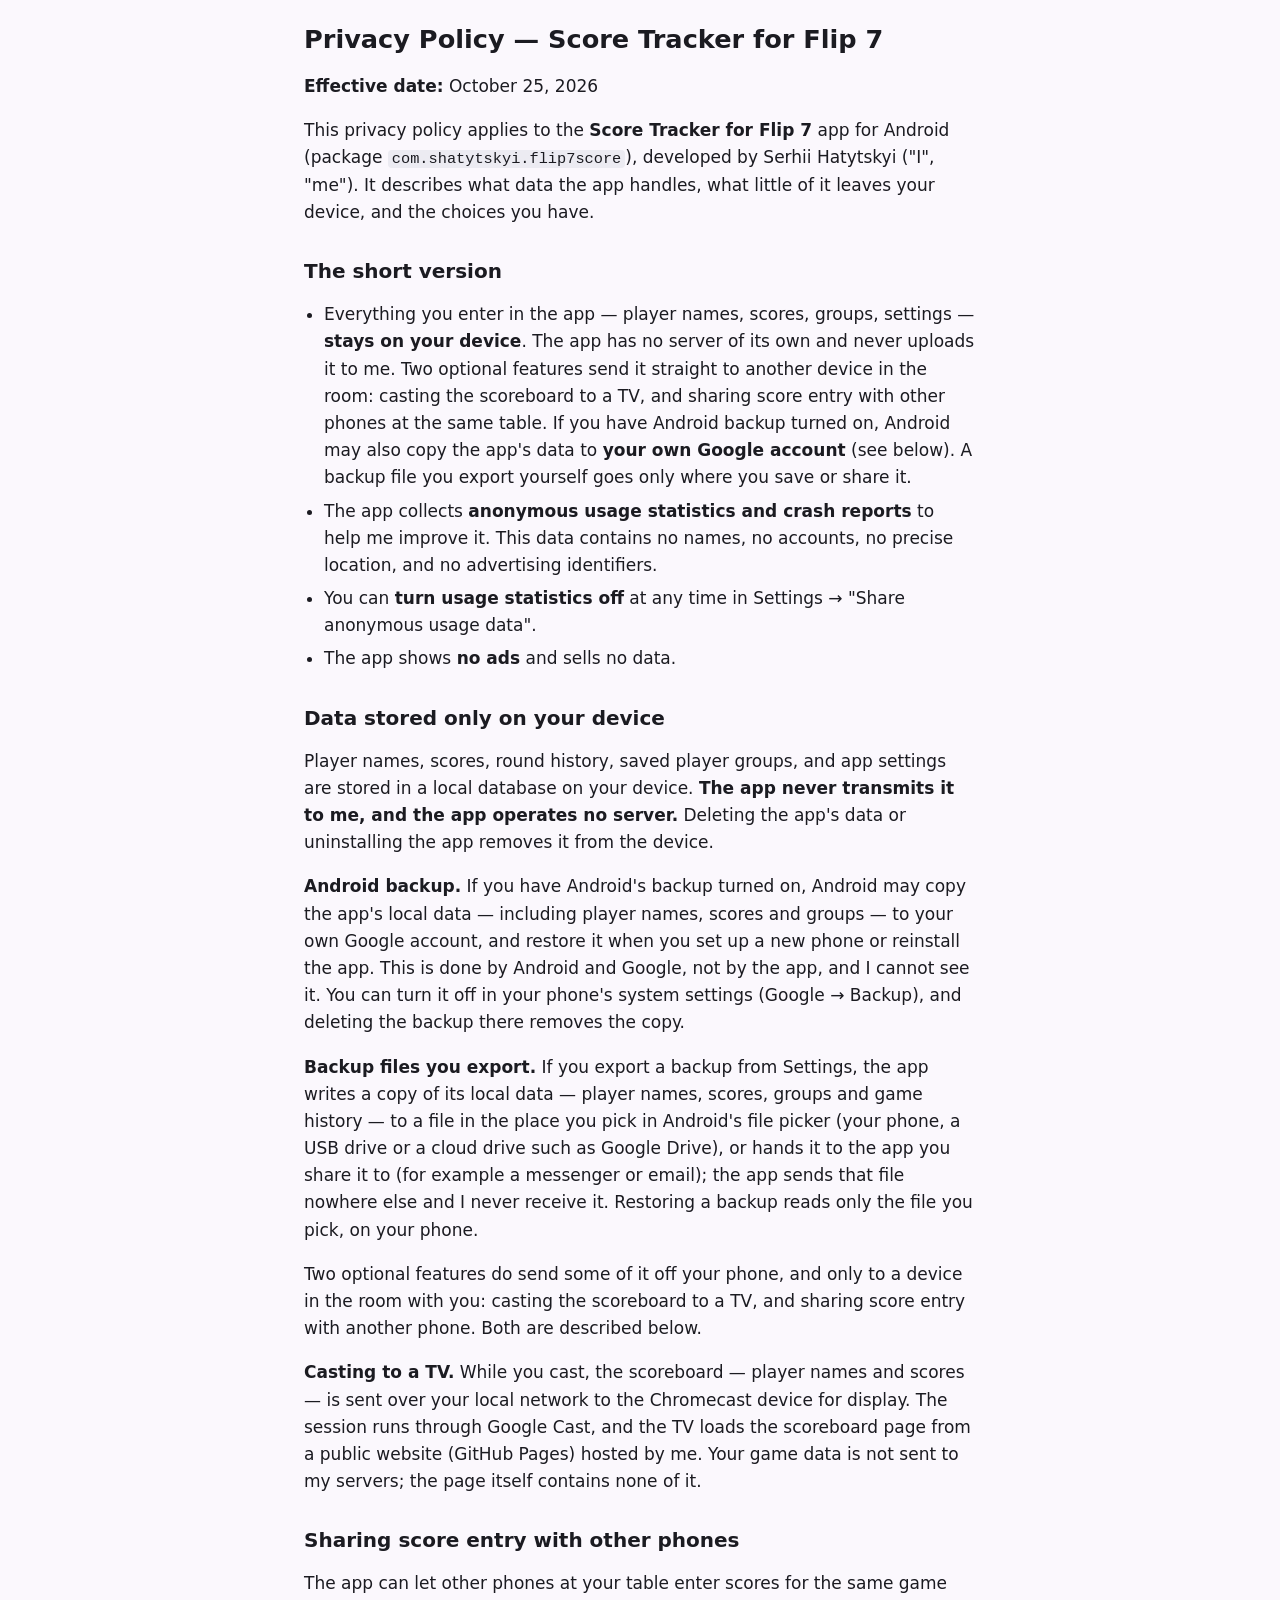
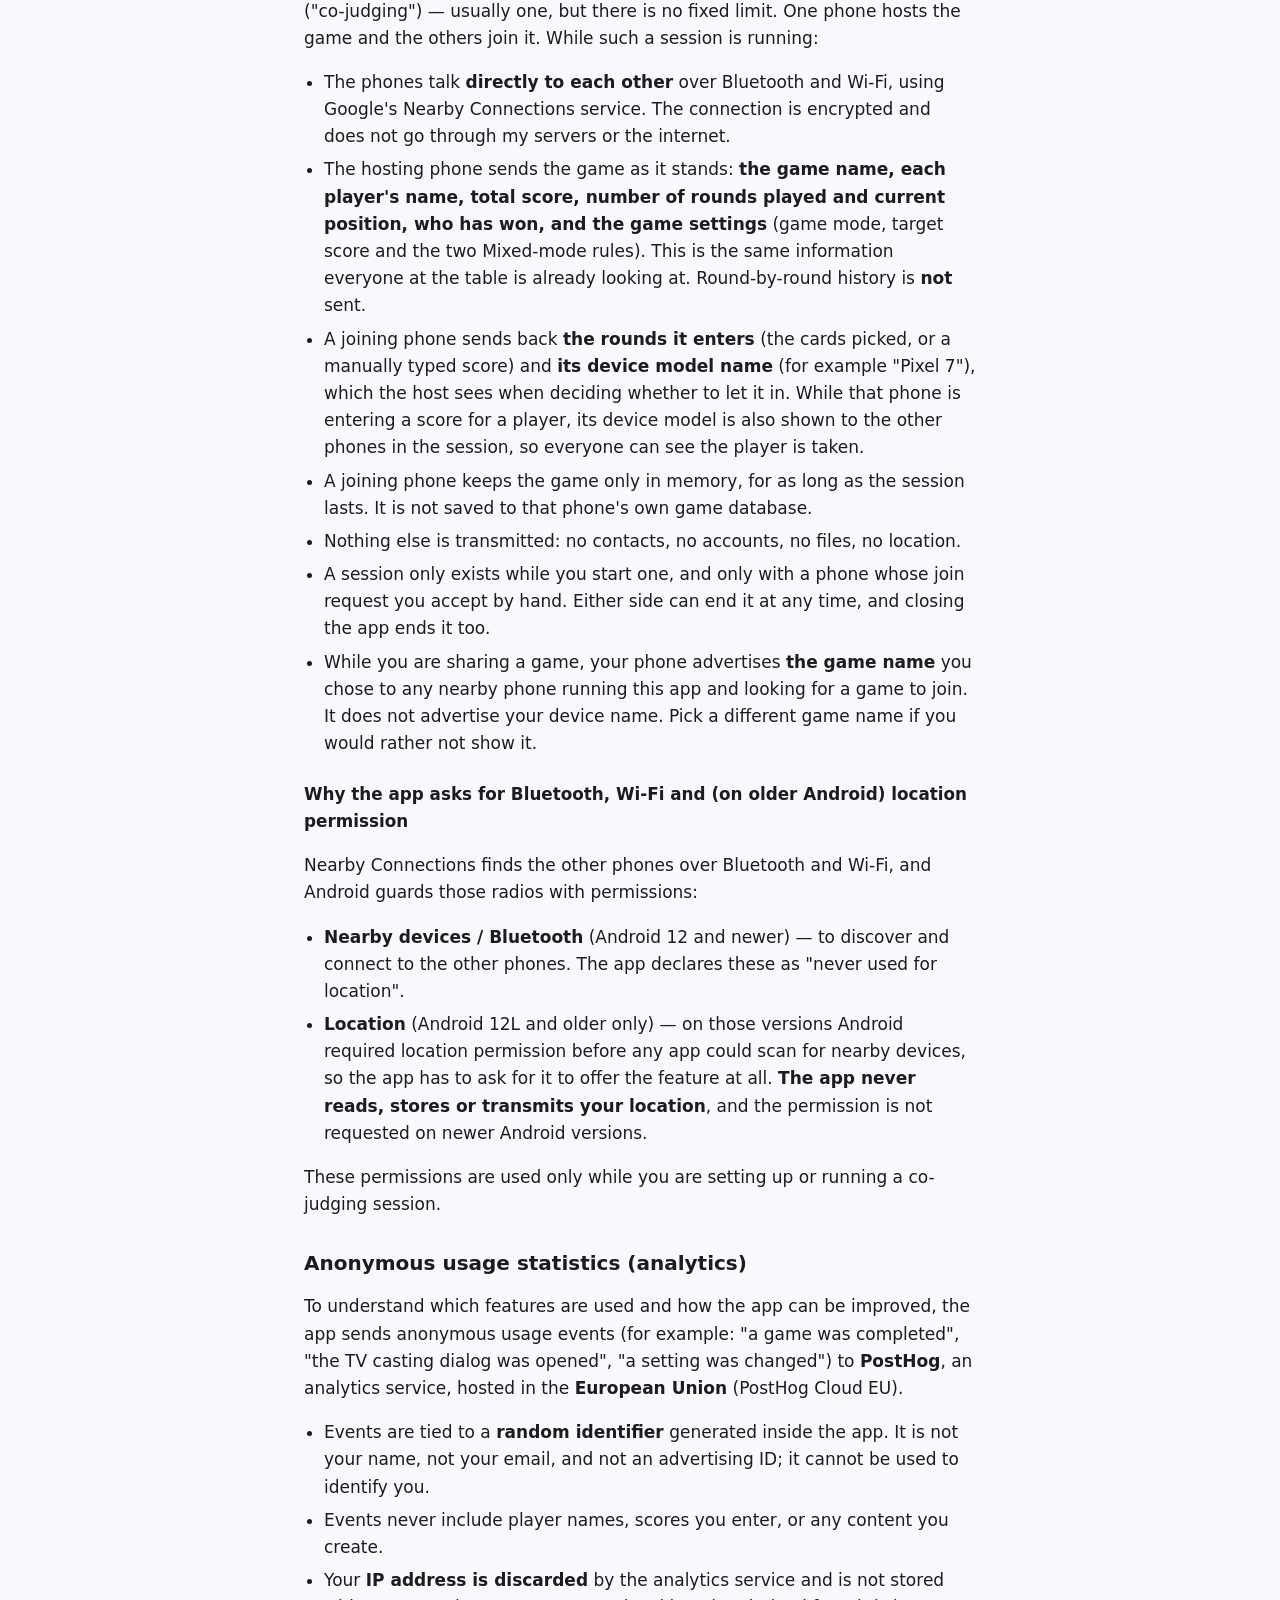
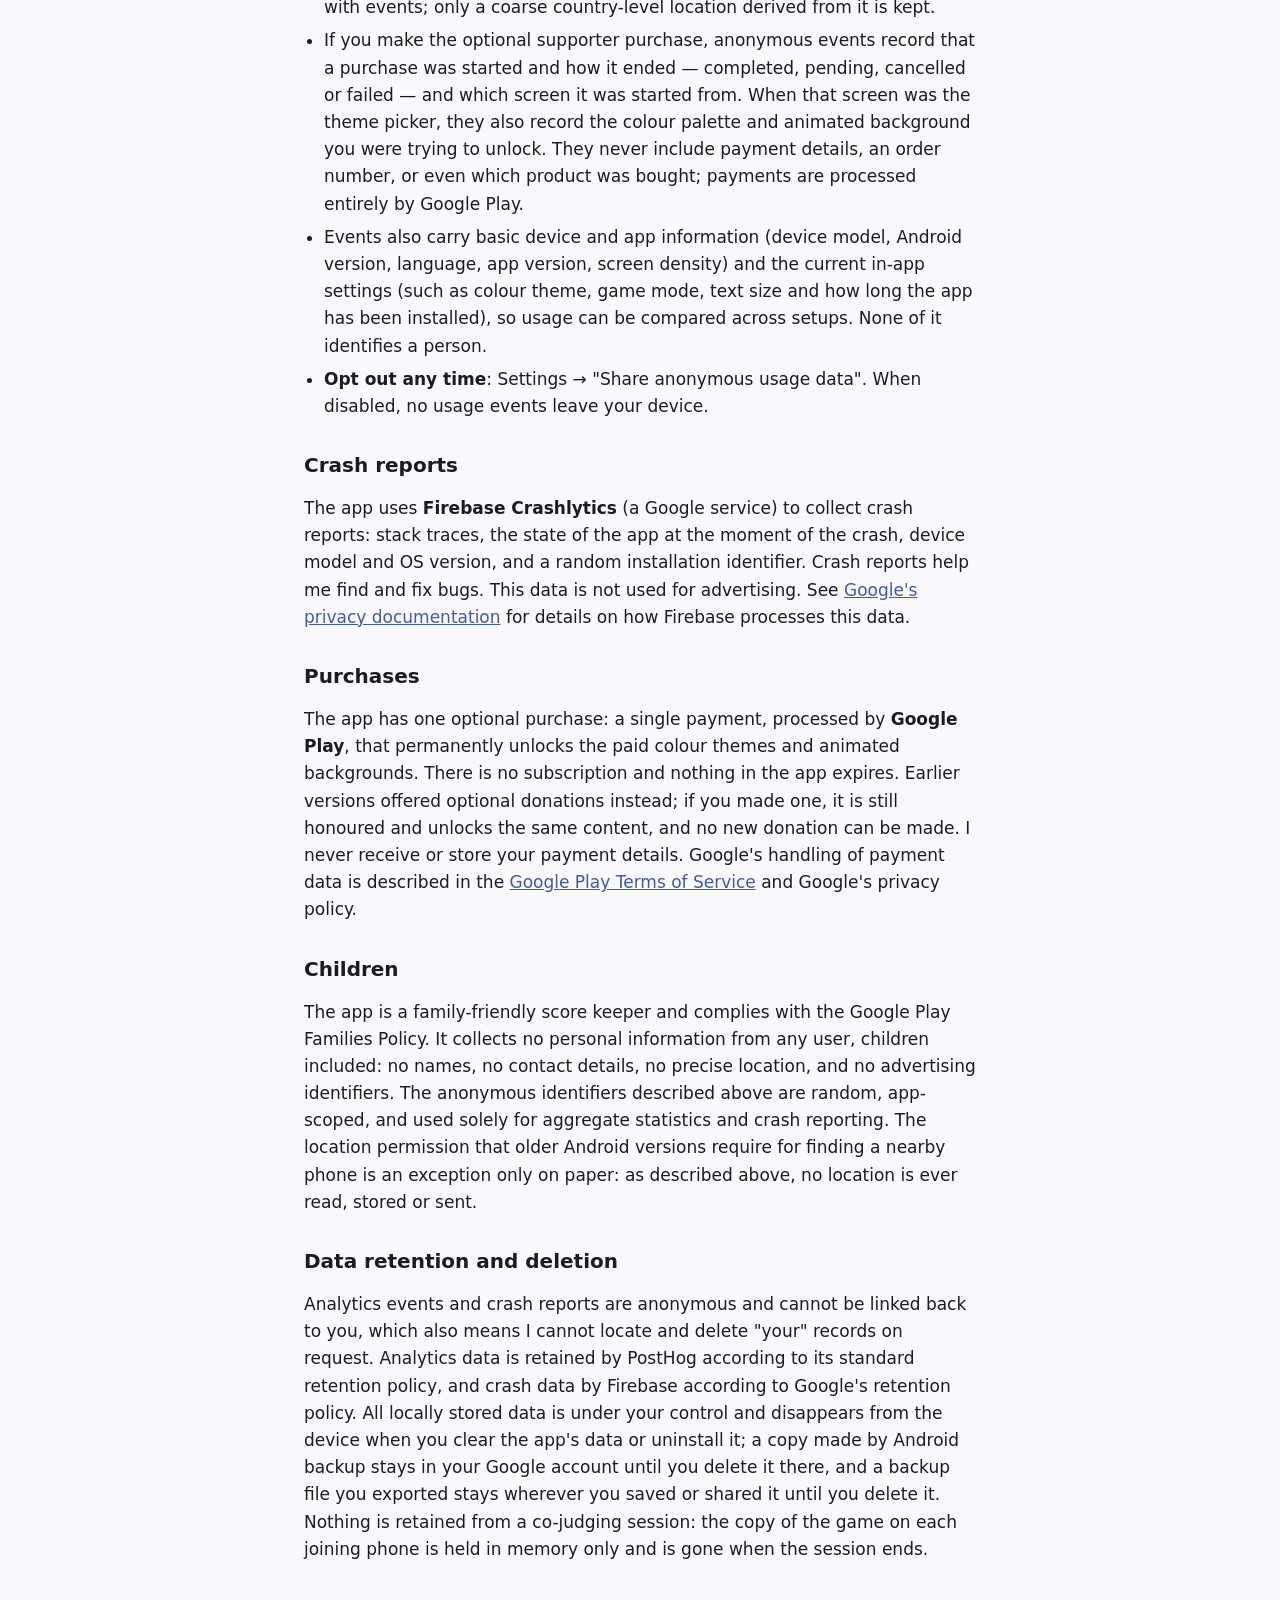
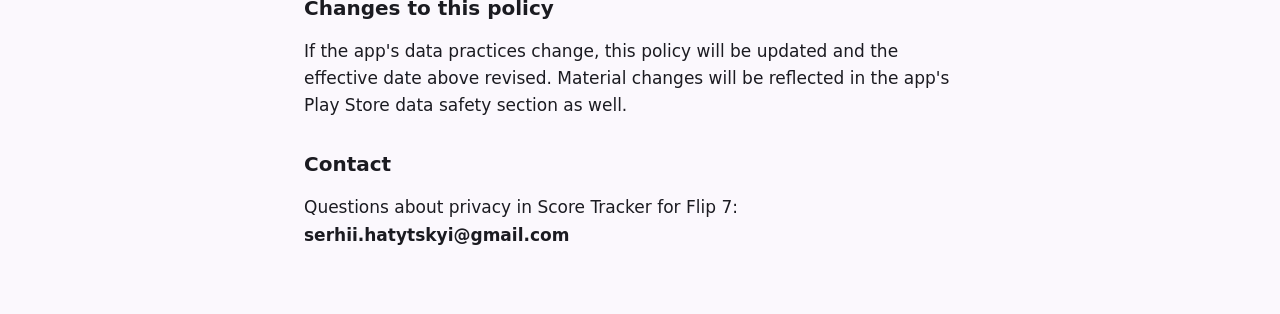
<file: privacy/index.html>
<!doctype html>
<html lang="en">
<head>
<meta charset="utf-8">
<meta name="viewport" content="width=device-width, initial-scale=1">
<title>Privacy Policy — Score Tracker for Flip 7</title>
<style>
:root { --bg: #fbf8fd; --fg: #1b1b21; --muted: #46464f; --link: #3f5aa9; --code: #ecebf2; }
@media (prefers-color-scheme: dark) {
  :root { --bg: #131318; --fg: #e4e1e9; --muted: #c6c5d0; --link: #b4c5ff; --code: #2a292f; }
}
html { -webkit-text-size-adjust: 100%; }
body { margin: 0; background: var(--bg); color: var(--fg);
  font: 17px/1.6 system-ui, -apple-system, "Segoe UI", Roboto, sans-serif; }
main { max-width: 42rem; margin: 0 auto; padding: 24px 16px 48px; }
h1 { font-size: 1.6rem; line-height: 1.25; margin: 0 0 16px; }
h2 { font-size: 1.25rem; line-height: 1.3; margin: 32px 0 8px; }
h3 { font-size: 1.05rem; margin: 24px 0 8px; }
p, li { color: var(--fg); }
ul { padding-left: 1.25rem; }
li + li { margin-top: 6px; }
a { color: var(--link); overflow-wrap: anywhere; }
code { background: var(--code); border-radius: 4px; padding: 0 4px; font-size: 0.9em;
  overflow-wrap: anywhere; }
</style>
</head>
<body>
<main>
<h1>Privacy Policy — Score Tracker for Flip 7</h1>
<p><strong>Effective date:</strong> October 25, 2026</p>
<p>This privacy policy applies to the <strong>Score Tracker for Flip 7</strong> app for Android (package <code>com.shatytskyi.flip7score</code>), developed by Serhii Hatytskyi ("I", "me"). It describes what data the app handles, what little of it leaves your device, and the choices you have.</p>
<h2>The short version</h2>
<ul><li>Everything you enter in the app — player names, scores, groups, settings — <strong>stays on your device</strong>. The app has no server of its own and never uploads it to me. Two optional features send it straight to another device in the room: casting the scoreboard to a TV, and sharing score entry with other phones at the same table. If you have Android backup turned on, Android may also copy the app's data to <strong>your own Google account</strong> (see below). A backup file you export yourself goes only where you save or share it.</li><li>The app collects <strong>anonymous usage statistics and crash reports</strong> to help me improve it. This data contains no names, no accounts, no precise location, and no advertising identifiers.</li><li>You can <strong>turn usage statistics off</strong> at any time in Settings → "Share anonymous usage data".</li><li>The app shows <strong>no ads</strong> and sells no data.</li></ul>
<h2>Data stored only on your device</h2>
<p>Player names, scores, round history, saved player groups, and app settings are stored in a local database on your device. <strong>The app never transmits it to me, and the app operates no server.</strong> Deleting the app's data or uninstalling the app removes it from the device.</p>
<p><strong>Android backup.</strong> If you have Android's backup turned on, Android may copy the app's local data — including player names, scores and groups — to your own Google account, and restore it when you set up a new phone or reinstall the app. This is done by Android and Google, not by the app, and I cannot see it. You can turn it off in your phone's system settings (Google → Backup), and deleting the backup there removes the copy.</p>
<p><strong>Backup files you export.</strong> If you export a backup from Settings, the app writes a copy of its local data — player names, scores, groups and game history — to a file in the place you pick in Android's file picker (your phone, a USB drive or a cloud drive such as Google Drive), or hands it to the app you share it to (for example a messenger or email); the app sends that file nowhere else and I never receive it. Restoring a backup reads only the file you pick, on your phone.</p>
<p>Two optional features do send some of it off your phone, and only to a device in the room with you: casting the scoreboard to a TV, and sharing score entry with another phone. Both are described below.</p>
<p><strong>Casting to a TV.</strong> While you cast, the scoreboard — player names and scores — is sent over your local network to the Chromecast device for display. The session runs through Google Cast, and the TV loads the scoreboard page from a public website (GitHub Pages) hosted by me. Your game data is not sent to my servers; the page itself contains none of it.</p>
<h2>Sharing score entry with other phones</h2>
<p>The app can let other phones at your table enter scores for the same game ("co-judging") — usually one, but there is no fixed limit. One phone hosts the game and the others join it. While such a session is running:</p>
<ul><li>The phones talk <strong>directly to each other</strong> over Bluetooth and Wi-Fi, using Google's Nearby Connections service. The connection is encrypted and does not go through my servers or the internet.</li><li>The hosting phone sends the game as it stands: <strong>the game name, each player's name, total score, number of rounds played and current position, who has won, and the game settings</strong> (game mode, target score and the two Mixed-mode rules). This is the same information everyone at the table is already looking at. Round-by-round history is <strong>not</strong> sent.</li><li>A joining phone sends back <strong>the rounds it enters</strong> (the cards picked, or a manually typed score) and <strong>its device model name</strong> (for example "Pixel 7"), which the host sees when deciding whether to let it in. While that phone is entering a score for a player, its device model is also shown to the other phones in the session, so everyone can see the player is taken.</li><li>A joining phone keeps the game only in memory, for as long as the session lasts. It is not saved to that phone's own game database.</li><li>Nothing else is transmitted: no contacts, no accounts, no files, no location.</li><li>A session only exists while you start one, and only with a phone whose join request you accept by hand. Either side can end it at any time, and closing the app ends it too.</li><li>While you are sharing a game, your phone advertises <strong>the game name</strong> you chose to any nearby phone running this app and looking for a game to join. It does not advertise your device name. Pick a different game name if you would rather not show it.</li></ul>
<h3>Why the app asks for Bluetooth, Wi-Fi and (on older Android) location permission</h3>
<p>Nearby Connections finds the other phones over Bluetooth and Wi-Fi, and Android guards those radios with permissions:</p>
<ul><li><strong>Nearby devices / Bluetooth</strong> (Android 12 and newer) — to discover and connect to the other phones. The app declares these as "never used for location".</li><li><strong>Location</strong> (Android 12L and older only) — on those versions Android required location permission before any app could scan for nearby devices, so the app has to ask for it to offer the feature at all. <strong>The app never reads, stores or transmits your location</strong>, and the permission is not requested on newer Android versions.</li></ul>
<p>These permissions are used only while you are setting up or running a co-judging session.</p>
<h2>Anonymous usage statistics (analytics)</h2>
<p>To understand which features are used and how the app can be improved, the app sends anonymous usage events (for example: "a game was completed", "the TV casting dialog was opened", "a setting was changed") to <strong>PostHog</strong>, an analytics service, hosted in the <strong>European Union</strong> (PostHog Cloud EU).</p>
<ul><li>Events are tied to a <strong>random identifier</strong> generated inside the app. It is not your name, not your email, and not an advertising ID; it cannot be used to identify you.</li><li>Events never include player names, scores you enter, or any content you create.</li><li>Your <strong>IP address is discarded</strong> by the analytics service and is not stored with events; only a coarse country-level location derived from it is kept.</li><li>If you make the optional supporter purchase, anonymous events record that a purchase was started and how it ended — completed, pending, cancelled or failed — and which screen it was started from. When that screen was the theme picker, they also record the colour palette and animated background you were trying to unlock. They never include payment details, an order number, or even which product was bought; payments are processed entirely by Google Play.</li><li>Events also carry basic device and app information (device model, Android version, language, app version, screen density) and the current in-app settings (such as colour theme, game mode, text size and how long the app has been installed), so usage can be compared across setups. None of it identifies a person.</li><li><strong>Opt out any time</strong>: Settings → "Share anonymous usage data". When disabled, no usage events leave your device.</li></ul>
<h2>Crash reports</h2>
<p>The app uses <strong>Firebase Crashlytics</strong> (a Google service) to collect crash reports: stack traces, the state of the app at the moment of the crash, device model and OS version, and a random installation identifier. Crash reports help me find and fix bugs. This data is not used for advertising. See <a href="https://firebase.google.com/support/privacy" rel="noopener">Google's privacy documentation</a> for details on how Firebase processes this data.</p>
<h2>Purchases</h2>
<p>The app has one optional purchase: a single payment, processed by <strong>Google Play</strong>, that permanently unlocks the paid colour themes and animated backgrounds. There is no subscription and nothing in the app expires. Earlier versions offered optional donations instead; if you made one, it is still honoured and unlocks the same content, and no new donation can be made. I never receive or store your payment details. Google's handling of payment data is described in the <a href="https://play.google.com/about/play-terms/" rel="noopener">Google Play Terms of Service</a> and Google's privacy policy.</p>
<h2>Children</h2>
<p>The app is a family-friendly score keeper and complies with the Google Play Families Policy. It collects no personal information from any user, children included: no names, no contact details, no precise location, and no advertising identifiers. The anonymous identifiers described above are random, app-scoped, and used solely for aggregate statistics and crash reporting. The location permission that older Android versions require for finding a nearby phone is an exception only on paper: as described above, no location is ever read, stored or sent.</p>
<h2>Data retention and deletion</h2>
<p>Analytics events and crash reports are anonymous and cannot be linked back to you, which also means I cannot locate and delete "your" records on request. Analytics data is retained by PostHog according to its standard retention policy, and crash data by Firebase according to Google's retention policy. All locally stored data is under your control and disappears from the device when you clear the app's data or uninstall it; a copy made by Android backup stays in your Google account until you delete it there, and a backup file you exported stays wherever you saved or shared it until you delete it. Nothing is retained from a co-judging session: the copy of the game on each joining phone is held in memory only and is gone when the session ends.</p>
<h2>Changes to this policy</h2>
<p>If the app's data practices change, this policy will be updated and the effective date above revised. Material changes will be reflected in the app's Play Store data safety section as well.</p>
<h2>Contact</h2>
<p>Questions about privacy in Score Tracker for Flip 7: <strong>serhii.hatytskyi@gmail.com</strong></p>
</main>
</body>
</html>
</file>
